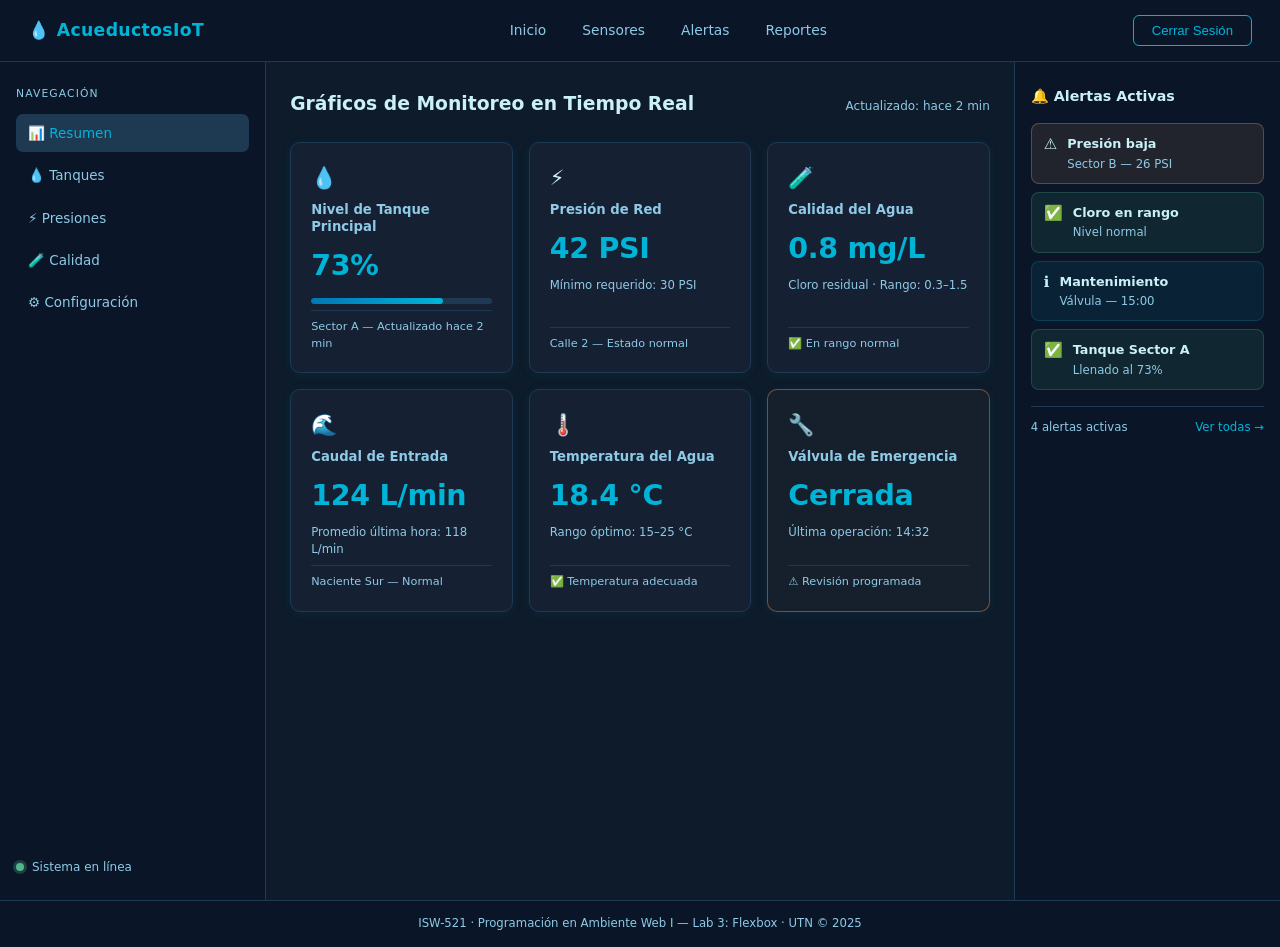
<file: Ejercicios/Clase 7/lab-flexbox/index.html>
<!DOCTYPE html>
<html lang="es">
<head>
  <meta charset="UTF-8">
  <meta name="viewport" content="width=device-width, initial-scale=1.0">
  <title>AcueductosIoT — Dashboard de Monitoreo Hídrico</title>
  <link rel="stylesheet" href="styles.css">
</head>
<body>

  <!-- EJERCICIO 1: Barra de Navegación -->
  <nav class="navbar">
    <div class="nav-logo">
      <span>💧 AcueductosIoT</span>
    </div>
    <ul class="nav-links">
      <li><a href="#">Inicio</a></li>
      <li><a href="#">Sensores</a></li>
      <li><a href="#">Alertas</a></li>
      <li><a href="#">Reportes</a></li>
    </ul>
    <button class="btn-logout">Cerrar Sesión</button>
  </nav>

  <!-- EJERCICIO 3: Layout principal de 3 columnas -->
  <div class="dashboard-layout">

    <!-- Sidebar izquierdo -->
    <aside class="sidebar">
      <nav>
        <p class="sidebar-title">Navegación</p>
        <ul>
          <li class="active">📊 Resumen</li>
          <li>💧 Tanques</li>
          <li>⚡ Presiones</li>
          <li>🧪 Calidad</li>
          <li>⚙️ Configuración</li>
        </ul>
      </nav>
      <div class="sidebar-status">
        <span class="status-dot online"></span>
        <span>Sistema en línea</span>
      </div>
    </aside>

    <!-- Contenido principal -->
    <main class="main-content">
      <header class="main-header">
        <h2>Gráficos de Monitoreo en Tiempo Real</h2>
        <span class="last-update">Actualizado: hace 2 min</span>
      </header>

      <!-- EJERCICIO 2: Cuadrícula de sensores con flex-wrap -->
      <section class="sensor-grid">

        <div class="sensor-card level">
          <div class="card-icon">💧</div>
          <h3>Nivel de Tanque Principal</h3>
          <p class="sensor-value">73%</p>
          <div class="progress-bar"><div class="progress-fill" style="width: 73%"></div></div>
          <p class="sensor-label">Sector A — Actualizado hace 2 min</p>
        </div>

        <div class="sensor-card pressure">
          <div class="card-icon">⚡</div>
          <h3>Presión de Red</h3>
          <p class="sensor-value">42 PSI</p>
          <p class="sensor-sub">Mínimo requerido: 30 PSI</p>
          <p class="sensor-label">Calle 2 — Estado normal</p>
        </div>

        <div class="sensor-card quality">
          <div class="card-icon">🧪</div>
          <h3>Calidad del Agua</h3>
          <p class="sensor-value">0.8 mg/L</p>
          <p class="sensor-sub">Cloro residual · Rango: 0.3–1.5</p>
          <p class="sensor-label">✅ En rango normal</p>
        </div>

        <div class="sensor-card flow">
          <div class="card-icon">🌊</div>
          <h3>Caudal de Entrada</h3>
          <p class="sensor-value">124 L/min</p>
          <p class="sensor-sub">Promedio última hora: 118 L/min</p>
          <p class="sensor-label">Naciente Sur — Normal</p>
        </div>

        <div class="sensor-card temperature">
          <div class="card-icon">🌡️</div>
          <h3>Temperatura del Agua</h3>
          <p class="sensor-value">18.4 °C</p>
          <p class="sensor-sub">Rango óptimo: 15–25 °C</p>
          <p class="sensor-label">✅ Temperatura adecuada</p>
        </div>

        <div class="sensor-card valve warning">
          <div class="card-icon">🔧</div>
          <h3>Válvula de Emergencia</h3>
          <p class="sensor-value">Cerrada</p>
          <p class="sensor-sub">Última operación: 14:32</p>
          <p class="sensor-label">⚠️ Revisión programada</p>
        </div>

      </section>
    </main>

    <!-- Panel de alertas derecho -->
    <aside class="alert-panel">
      <h3>🔔 Alertas Activas</h3>
      <div class="alert alert-warn">
        <span class="alert-icon">⚠️</span>
        <div>
          <strong>Presión baja</strong>
          <p>Sector B — 26 PSI</p>
        </div>
      </div>
      <div class="alert alert-ok">
        <span class="alert-icon">✅</span>
        <div>
          <strong>Cloro en rango</strong>
          <p>Nivel normal</p>
        </div>
      </div>
      <div class="alert alert-info">
        <span class="alert-icon">ℹ️</span>
        <div>
          <strong>Mantenimiento</strong>
          <p>Válvula — 15:00</p>
        </div>
      </div>
      <div class="alert alert-ok">
        <span class="alert-icon">✅</span>
        <div>
          <strong>Tanque Sector A</strong>
          <p>Llenado al 73%</p>
        </div>
      </div>
      <div class="panel-footer">
        <span>4 alertas activas</span>
        <a href="#">Ver todas →</a>
      </div>
    </aside>

  </div><!-- fin .dashboard-layout -->

  <!-- Footer -->
  <footer class="site-footer">
    <p>ISW-521 · Programación en Ambiente Web I — Lab 3: Flexbox · UTN © 2025</p>
  </footer>

</body>
</html>
</file>
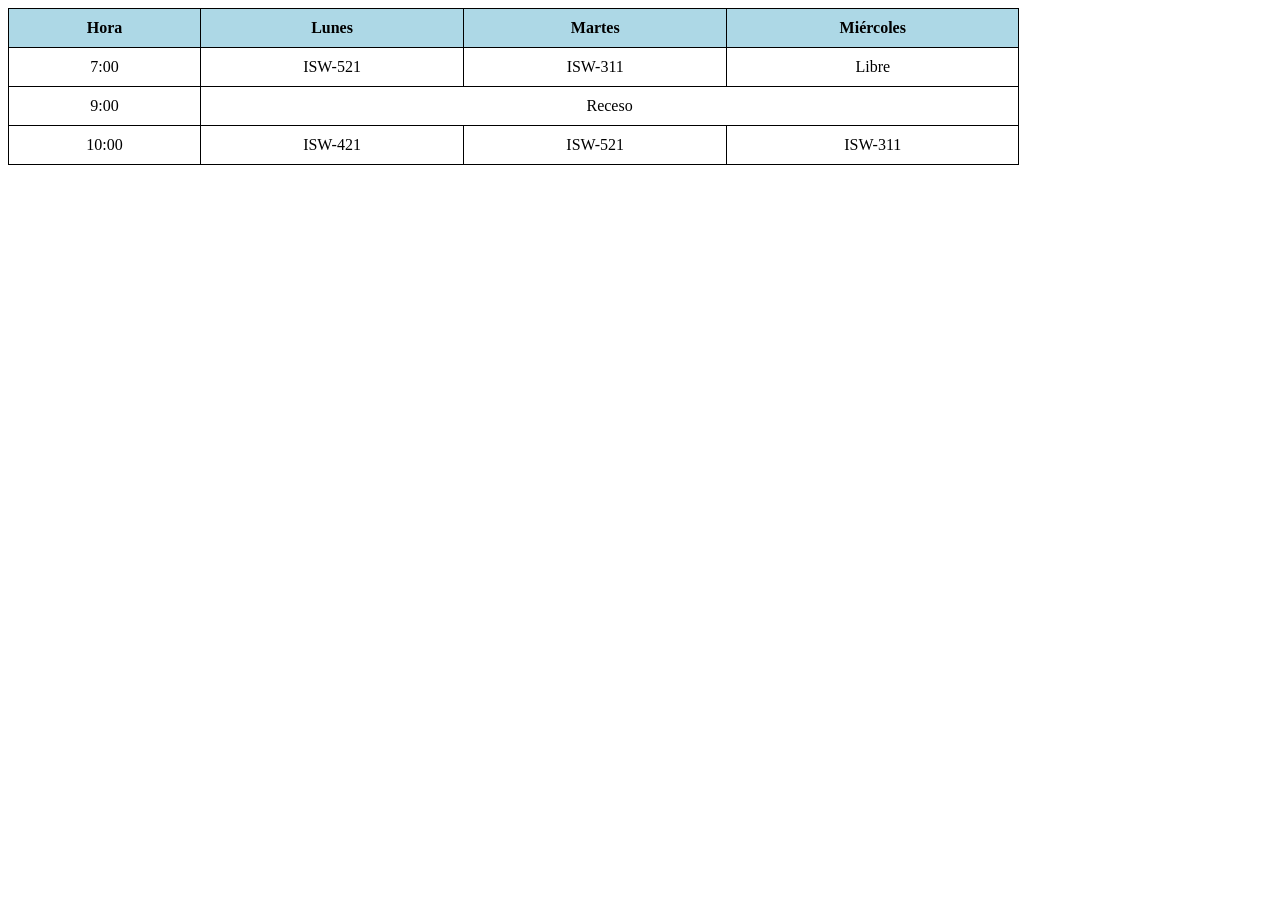
<file: Ejercicios/Clase 5/Actividad 2/tabla.html>
<!DOCTYPE html>
<html lang="es">
<head>
    <meta charset="UTF-8">
    <title>Horario ISW</title>
    <style>
        table {
            border-collapse: collapse;
            width: 80%;
        }

        th, td {
            border: 1px solid black;
            padding: 10px;
            text-align: center;
        }

        th {
            background-color: lightblue;
        }
    </style>
</head>
<body>

    <table>
        <tr>
            <th>Hora</th>
            <th>Lunes</th>
            <th>Martes</th>
            <th>Miércoles</th>
        </tr>

        <tr>
            <td>7:00</td>
            <td>ISW-521</td>
            <td>ISW-311</td>
            <td>Libre</td>
        </tr>

        <tr>
            <td>9:00</td>
            <td colspan="3">Receso</td>
        </tr>

        <tr>
            <td>10:00</td>
            <td>ISW-421</td>
            <td>ISW-521</td>
            <td>ISW-311</td>
        </tr>
    </table>

</body>
</html>
</file>
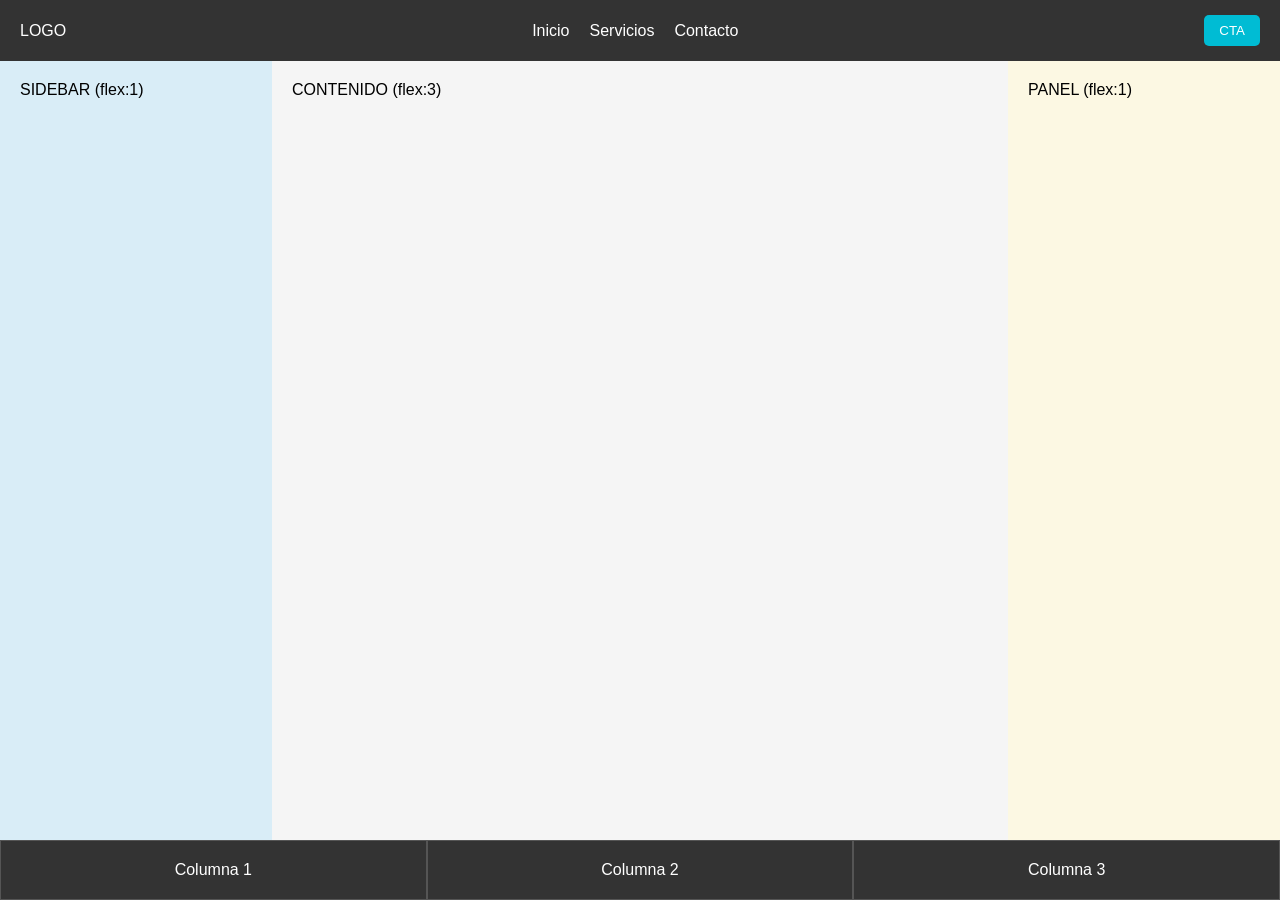
<file: Ejercicios/Clase 7/Miniproyecto/layout.html>
<!DOCTYPE html>
<html lang="es">
<head>
<meta charset="UTF-8">
<meta name="viewport" content="width=device-width, initial-scale=1.0">
<title>Mini Proyecto Flexbox</title>

<style>
*{
    margin:0;
    padding:0;
    box-sizing:border-box;
}

body{
    min-height:100vh;
    display:flex;
    flex-direction:column;
    font-family:Arial, sans-serif;
}

/* NAVBAR */
.navbar{
    display:flex;
    justify-content:space-between;
    align-items:center;
    background:#333;
    color:white;
    padding:15px 20px;
}

.links{
    display:flex;
    gap:20px;
}

.cta{
    padding:8px 15px;
    border:none;
    background:#00bcd4;
    color:white;
    border-radius:5px;
}

/* CONTENIDO PRINCIPAL */
.wrapper{
    flex:1;
    display:flex;
}

.sidebar{
    flex:1;
    background:#d9edf7;
    padding:20px;
}

.contenido{
    flex:3;
    background:#f5f5f5;
    padding:20px;
}

.panel{
    flex:1;
    background:#fcf8e3;
    padding:20px;
}

/* FOOTER */
.footer{
    display:flex;
    background:#333;
    color:white;
}

.footer div{
    flex:1;
    padding:20px;
    text-align:center;
    border:1px solid #555;
}
</style>
</head>

<body>

    <nav class="navbar">
        <div>LOGO</div>

        <div class="links">
            <span>Inicio</span>
            <span>Servicios</span>
            <span>Contacto</span>
        </div>

        <button class="cta">CTA</button>
    </nav>

    <main class="wrapper">
        <aside class="sidebar">
            SIDEBAR (flex:1)
        </aside>

        <section class="contenido">
            CONTENIDO (flex:3)
        </section>

        <aside class="panel">
            PANEL (flex:1)
        </aside>
    </main>

    <footer class="footer">
        <div>Columna 1</div>
        <div>Columna 2</div>
        <div>Columna 3</div>
    </footer>

</body>
</html>
</file>
<file: Ejercicios/Clase 7/lab-flexbox/styles.css>
/* ----- RESET Y BASE ----- */
*, *::before, *::after {
  box-sizing: border-box;
  margin: 0;
  padding: 0;
}

:root {
  --color-bg:        #0d1b2a;   /* Azul noche profundo */
  --color-surface:   #162033;   /* Superficie de tarjetas */
  --color-border:    #1e3a52;   /* Bordes sutiles */
  --color-accent:    #00b4d8;   /* Cian agua */
  --color-accent2:   #0077b6;   /* Azul océano */
  --color-text:      #caf0f8;   /* Texto principal */
  --color-muted:     #8ecae6;   /* Texto secundario */
  --color-warn:      #f4a261;   /* Advertencia */
  --color-ok:        #52b788;   /* Estado normal */
  --color-nav:       #0a1628;   /* Barra nav */
  --font-main:       'Segoe UI', system-ui, sans-serif;
  --radius:          10px;
  --shadow:          0 2px 12px rgba(0, 180, 216, 0.08);
}

html, body {
  height: 100%;
  background-color: var(--color-bg);
  color: var(--color-text);
  font-family: var(--font-main);
  font-size: 15px;
  line-height: 1.5;
}

a {
  color: var(--color-accent);
  text-decoration: none;
}

a:hover {
  text-decoration: underline;
}

ul {
  list-style: none;
}

/* 
   EJERCICIO 1 — 
   Concepto: justify-content: space-between + align-items: center
   El Main Axis (horizontal) distribuye las tres zonas al extremo
   de cada lado con espacio entre ellas.
   El Cross Axis (vertical) centra todos los hijos sin importar
   su altura individual — sin margin: auto hacks.
  */
.navbar {
  display: flex;
  /* justify-content: space-between reparte el espacio libre entre
     los tres hijos empujando el primero al inicio y el último al final */
  justify-content: space-between;
  /* align-items: center alinea verticalmente al centro del Cross Axis */
  align-items: center;
  min-height: 62px;
  padding: 0 28px;
  background-color: var(--color-nav);
  border-bottom: 1px solid var(--color-border);
  position: sticky;
  top: 0;
  z-index: 100;
}

.nav-logo span {
  font-size: 1.15rem;
  font-weight: 700;
  color: var(--color-accent);
  letter-spacing: 0.02em;
}

/* Los <li> de la lista de navegación también se convierten en flex items */
.nav-links {
  display: flex;
  /* gap reemplaza los márgenes individuales — más limpio y predecible */
  gap: 8px;
}

.nav-links li a {
  display: block;
  padding: 6px 14px;
  border-radius: 6px;
  color: var(--color-muted);
  font-size: 0.92rem;
  transition: background 0.18s, color 0.18s;
}

.nav-links li a:hover {
  background-color: var(--color-border);
  color: var(--color-accent);
  text-decoration: none;
}

.btn-logout {
  padding: 7px 18px;
  border: 1.5px solid var(--color-accent);
  border-radius: 6px;
  background: transparent;
  color: var(--color-accent);
  font-size: 0.88rem;
  cursor: pointer;
  transition: background 0.18s, color 0.18s;
}

.btn-logout:hover {
  background: var(--color-accent);
  color: var(--color-bg);
}


/* 
   EJERCICIO 3 
   Concepto: flex-grow / flex-shrink / flex-basis (shorthand: flex)
   El contenedor reparte el espacio libre según "porciones":
     Sidebar    flex: 1  → 1/5 del ancho total
     Main       flex: 3  → 3/5 del ancho total
     AlertPanel flex: 1  → 1/5 del ancho total
   Sin width en píxeles fijos. El navegador hace las matemáticas.
*/
.dashboard-layout {
  display: flex;
  flex-direction: row;
  /* calc descuenta la altura del navbar para llenar el viewport */
  min-height: calc(100vh - 62px);
}

/* Sidebar ocupa 1/5 del espacio disponible */
.sidebar {
  flex: 1;
  /* flex: 1 es shorthand de flex: 1 1 0% — crece, encoge, empieza en 0 */
  display: flex;
  flex-direction: column;
  justify-content: space-between;
  background-color: var(--color-nav);
  border-right: 1px solid var(--color-border);
  padding: 24px 16px;
  min-width: 160px; /* min-width actúa como piso: el sidebar nunca baja de 160px */
}

.sidebar-title {
  font-size: 0.72rem;
  text-transform: uppercase;
  letter-spacing: 0.1em;
  color: var(--color-muted);
  margin-bottom: 12px;
}

.sidebar ul {
  display: flex;
  flex-direction: column;
  gap: 4px;
}

.sidebar ul li {
  padding: 9px 12px;
  border-radius: 7px;
  font-size: 0.9rem;
  color: var(--color-muted);
  cursor: pointer;
  transition: background 0.15s, color 0.15s;
}

.sidebar ul li:hover,
.sidebar ul li.active {
  background-color: var(--color-border);
  color: var(--color-accent);
}

.sidebar-status {
  display: flex;
  align-items: center;
  gap: 8px;
  font-size: 0.8rem;
  color: var(--color-muted);
  margin-top: 16px;
}

.status-dot {
  width: 8px;
  height: 8px;
  border-radius: 50%;
  background: #aaa;
}

.status-dot.online {
  background: var(--color-ok);
  box-shadow: 0 0 0 3px rgba(82, 183, 136, 0.25);
}

/* Contenido principal ocupa 3/5 del espacio disponible */
.main-content {
  flex: 3;
  /* flex: 3 → flex: 3 1 0% — crece 3 veces más que Sidebar y AlertPanel */
  padding: 28px 24px;
  overflow-y: auto;
}

.main-header {
  display: flex;
  /* align-items: baseline alinea el título y la fecha en la misma línea base */
  align-items: baseline;
  justify-content: space-between;
  margin-bottom: 24px;
  flex-wrap: wrap;
  gap: 8px;
}

.main-header h2 {
  font-size: 1.25rem;
  font-weight: 700;
  color: var(--color-text);
}

.last-update {
  font-size: 0.8rem;
  color: var(--color-muted);
}

/* Panel de alertas ocupa 1/5 del espacio disponible */
.alert-panel {
  flex: 1;
  /* flex: 1 igual que el sidebar — ambos comparten la misma porción */
  background-color: var(--color-nav);
  border-left: 1px solid var(--color-border);
  padding: 24px 16px;
  min-width: 160px;
}

.alert-panel h3 {
  font-size: 0.95rem;
  font-weight: 700;
  margin-bottom: 16px;
  color: var(--color-text);
}

.alert {
  display: flex;
  align-items: flex-start;
  gap: 10px;
  padding: 10px 12px;
  border-radius: 8px;
  margin-bottom: 8px;
  font-size: 0.85rem;
}

.alert-icon {
  font-size: 1rem;
  line-height: 1.4;
}

.alert p {
  color: var(--color-muted);
  font-size: 0.78rem;
  margin-top: 2px;
}

.alert-warn {
  background-color: rgba(244, 162, 97, 0.1);
  border: 1px solid rgba(244, 162, 97, 0.3);
}

.alert-ok {
  background-color: rgba(82, 183, 136, 0.1);
  border: 1px solid rgba(82, 183, 136, 0.25);
}

.alert-info {
  background-color: rgba(0, 180, 216, 0.08);
  border: 1px solid rgba(0, 180, 216, 0.2);
}

.panel-footer {
  display: flex;
  justify-content: space-between;
  align-items: center;
  margin-top: 16px;
  font-size: 0.78rem;
  color: var(--color-muted);
  padding-top: 12px;
  border-top: 1px solid var(--color-border);
}


/* 
   EJERCICIO 2 
   Concepto: flex-wrap: wrap + gap + flex-basis
   Los items "envuelven" a la siguiente fila automáticamente.
   gap: 16px aplica espacio entre filas Y columnas sin margin hacks.
   flex-basis: calc(33.333% - 16px) permite exactamente 3 por fila.

    sobre align-items vs align-content:
     align-items: controla el alineamiento DENTRO DE CADA FILA.
       Con stretch (por defecto) todas las tarjetas de la misma fila
       tienen la misma altura aunque su contenido sea distinto.
     align-content: controla el espacio ENTRE LAS FILAS.
       Solo aplica cuando flex-wrap: wrap está activo y hay >1 fila.
 */
.sensor-grid {
  display: flex;
  flex-wrap: wrap;
  /* gap reemplaza margin como técnica de espaciado — no se duplica en bordes */
  gap: 16px;
  /* align-items: stretch hace que todas las tarjetas de la fila
     tengan la misma altura — efecto "columnas de igual tamaño" */
  align-items: stretch;
}

.sensor-card {
  /* calc(33.333% - 16px): ocupa 1/3 del ancho menos el gap proporcional */
  /* Con gap: 16px entre 3 columnas, cada item pierde ~10-11px de su porción */
  flex-basis: calc(33.333% - 16px);
  flex-grow: 1; /* permite que rellene el espacio si hay pocas cards en la última fila */
  padding: 20px;
  background-color: var(--color-surface);
  border: 1px solid var(--color-border);
  border-radius: var(--radius);
  box-shadow: var(--shadow);
  display: flex;
  flex-direction: column;
  gap: 6px;
  transition: transform 0.15s, box-shadow 0.15s;
}

.sensor-card:hover {
  transform: translateY(-2px);
  box-shadow: 0 6px 24px rgba(0, 180, 216, 0.15);
}

.sensor-card.warning {
  border-color: rgba(244, 162, 97, 0.4);
  background-color: rgba(244, 162, 97, 0.04);
}

.card-icon {
  font-size: 1.4rem;
}

.sensor-card h3 {
  font-size: 0.88rem;
  font-weight: 600;
  color: var(--color-muted);
  line-height: 1.3;
}

.sensor-value {
  font-size: 1.9rem;
  font-weight: 800;
  color: var(--color-accent);
  letter-spacing: -0.01em;
  margin-top: 4px;
}

.sensor-sub {
  font-size: 0.78rem;
  color: var(--color-muted);
}

.sensor-label {
  font-size: 0.75rem;
  color: var(--color-muted);
  margin-top: auto;
  padding-top: 8px;
  border-top: 1px solid var(--color-border);
}

.progress-bar {
  height: 6px;
  background-color: var(--color-border);
  border-radius: 99px;
  overflow: hidden;
  margin-top: 4px;
}

.progress-fill {
  height: 100%;
  background: linear-gradient(90deg, var(--color-accent2), var(--color-accent));
  border-radius: 99px;
}

/* Footer del sitio */
.site-footer {
  background-color: var(--color-nav);
  border-top: 1px solid var(--color-border);
  text-align: center;
  padding: 14px;
  font-size: 0.78rem;
  color: var(--color-muted);
}


/* 
   EJERCICIO 4 — 
   Concepto: Media Query + flex-direction: column
   El único cambio clave es pasar el eje de row → column.
   Las tres columnas se apilan verticalmente en pantallas <768px.
   Se usa min-height (no height) porque height: 100vh es absoluto
   y cortaría el contenido si este supera el viewport.
   min-height: 100vh permite que el contenedor crezca más que eso.
 */
@media (max-width: 768px) {

  body {
    /* Sticky footer pattern: con flex-direction column + min-height 100vh
       el main-content con flex:1 empuja el footer hasta el fondo */
    display: flex;
    flex-direction: column;
    min-height: 100vh;
  }

  /* El único cambio que transforma el layout:
     de tres columnas horizontales a una sola columna vertical */
  .dashboard-layout {
    flex-direction: column;
    min-height: auto;
    flex: 1; /* hereda el sticky-footer pattern del body */
  }

  /* Sidebar y panel de alertas dejan de crecer/encoger y ocupan fila completa */
  .sidebar,
  .alert-panel {
    flex: none;
    width: 100%;
    min-width: unset;
    border-right: none;
    border-left: none;
    border-bottom: 1px solid var(--color-border);
  }

  /* El contenido principal se expande para llenar el espacio restante */
  .main-content {
    flex: 1;
  }

  /* En móvil las tarjetas ocupan toda la fila disponible */
  .sensor-card {
    flex-basis: 100%;
  }

  .navbar {
    padding: 0 16px;
  }

  .nav-links {
    display: none; /* En móvil real se usaría un menú hamburguesa */
  }

  .main-content {
    padding: 20px 16px;
  }
}

/* En tablet (768px - 1024px) dos columnas de tarjetas */
@media (min-width: 768px) and (max-width: 1024px) {
  .sensor-card {
    flex-basis: calc(48% - 8px);
  }
}
</file>
